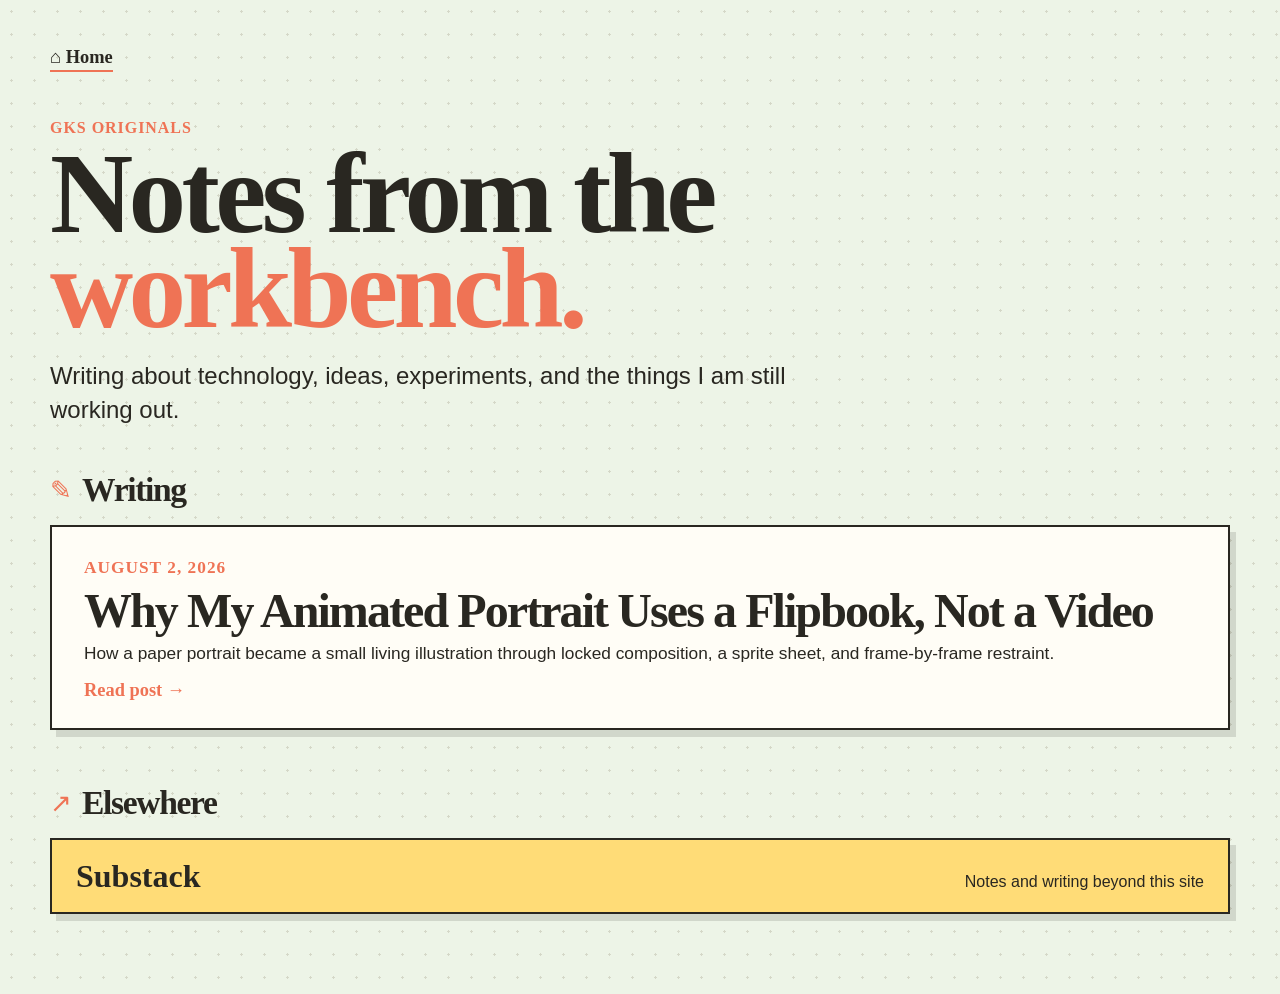
<file: blogs/index.html>
<!doctype html>
<html lang="en">
<head>
  <meta charset="utf-8">
  <meta name="viewport" content="width=device-width, initial-scale=1">
  <meta name="description" content="Writing by Gopi on technology, learning, and original experiments.">
  <title>Blogs — GKS Originals</title>
  <link rel="stylesheet" href="blog.css">
</head>
<body>
  <main class="page">
    <a class="back" href="../">⌂ Home</a>
    <header class="masthead">
      <p class="kicker">GKS Originals</p>
      <h1>Notes from the<br><span>workbench.</span></h1>
      <p>Writing about technology, ideas, experiments, and the things I am still working out.</p>
    </header>

    <section class="writing" aria-labelledby="writing-heading">
      <div class="section-label"><span>✎</span><h2 id="writing-heading">Writing</h2></div>
      <div id="post-list" class="post-list" aria-live="polite"></div>
    </section>

    <section class="elsewhere" aria-labelledby="elsewhere-heading">
      <div class="section-label"><span>↗</span><h2 id="elsewhere-heading">Elsewhere</h2></div>
      <a class="elsewhere-link" href="https://substack.com/@gksoriginals" target="_blank" rel="noreferrer">
        <span>Substack</span>
        <small>Notes and writing beyond this site</small>
      </a>
    </section>
  </main>

  <script>
    const list = document.querySelector('#post-list');

    function escapeHtml(value) {
      const element = document.createElement('span');
      element.textContent = value;
      return element.innerHTML;
    }

    function renderList(posts) {
      if (!posts.length) {
        list.innerHTML = '<p class="empty-note">The first note is being made right now.</p>';
        return;
      }
      list.innerHTML = posts.map((post) => `
        <a class="post-card" href="post.html?slug=${encodeURIComponent(post.slug)}">
          <p class="post-date">${escapeHtml(post.date)}</p>
          <h3>${escapeHtml(post.title)}</h3>
          <p>${escapeHtml(post.description)}</p>
          <span class="read-more">Read post →</span>
        </a>
      `).join('');
    }

    async function start() {
      try {
        const response = await fetch('posts.json', { cache: 'no-store' });
        if (!response.ok) throw new Error('The writing list could not be loaded.');
        const posts = await response.json();
        renderList(posts);
      } catch (error) {
        list.innerHTML = `<p class="empty-note">${escapeHtml(error.message)}</p>`;
      }
    }

    start();
  </script>
</body>
</html>
</file>
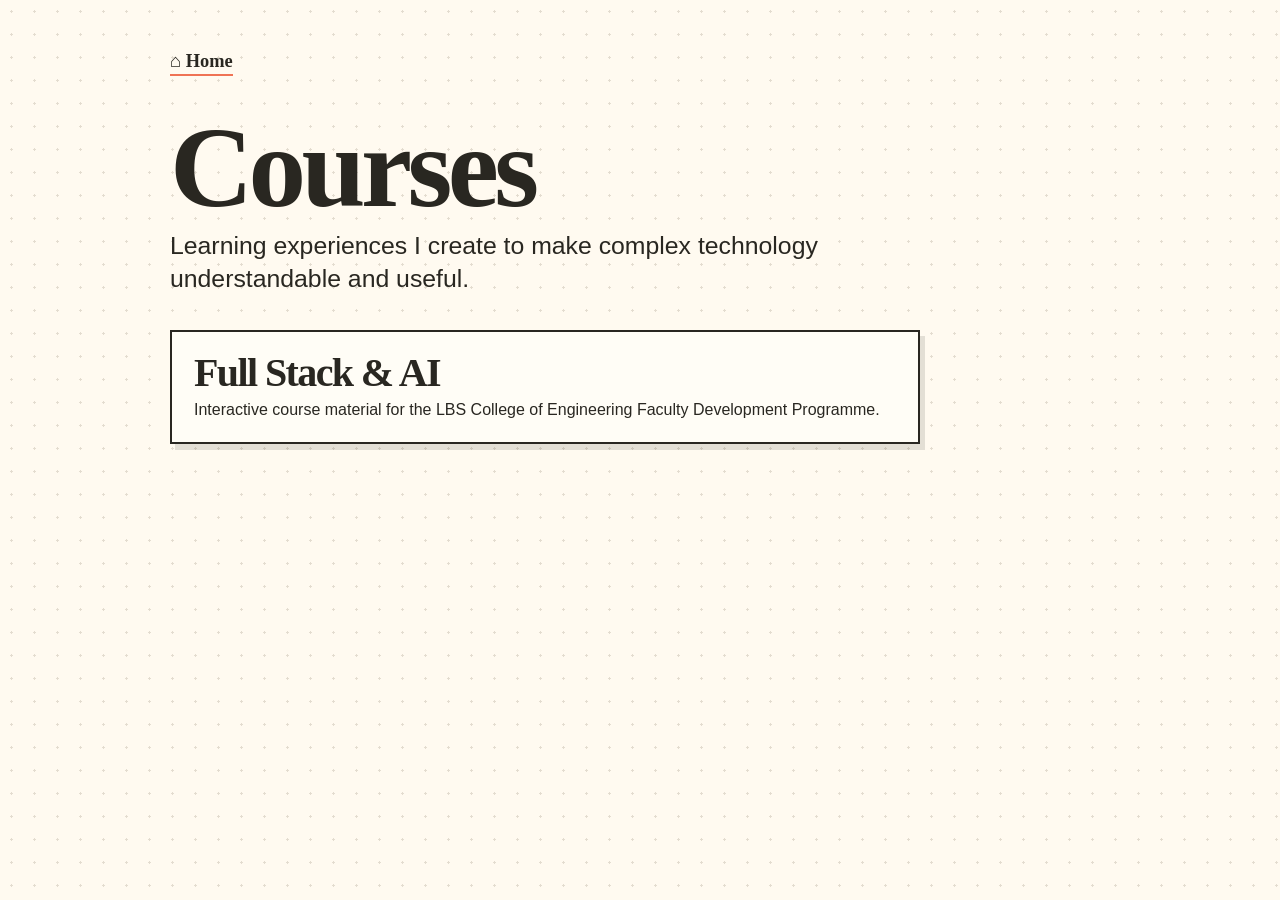
<file: courses/index.html>
<!doctype html><html lang="en"><head><meta charset="utf-8"><meta name="viewport" content="width=device-width,initial-scale=1"><meta name="description" content="Courses by Gopi."><title>Courses — GKS Originals</title><link rel="stylesheet" href="../section.css"></head><body><main class="page"><a class="back" href="../">⌂ Home</a><h1>Courses</h1><p class="intro">Learning experiences I create to make complex technology understandable and useful.</p><section class="list" aria-label="Courses"><a class="item" href="https://gksoriginals.github.io/lbs-full-stack-ai/"><h2>Full Stack &amp; AI</h2><p>Interactive course material for the LBS College of Engineering Faculty Development Programme.</p></a></section></main></body></html>
</file>
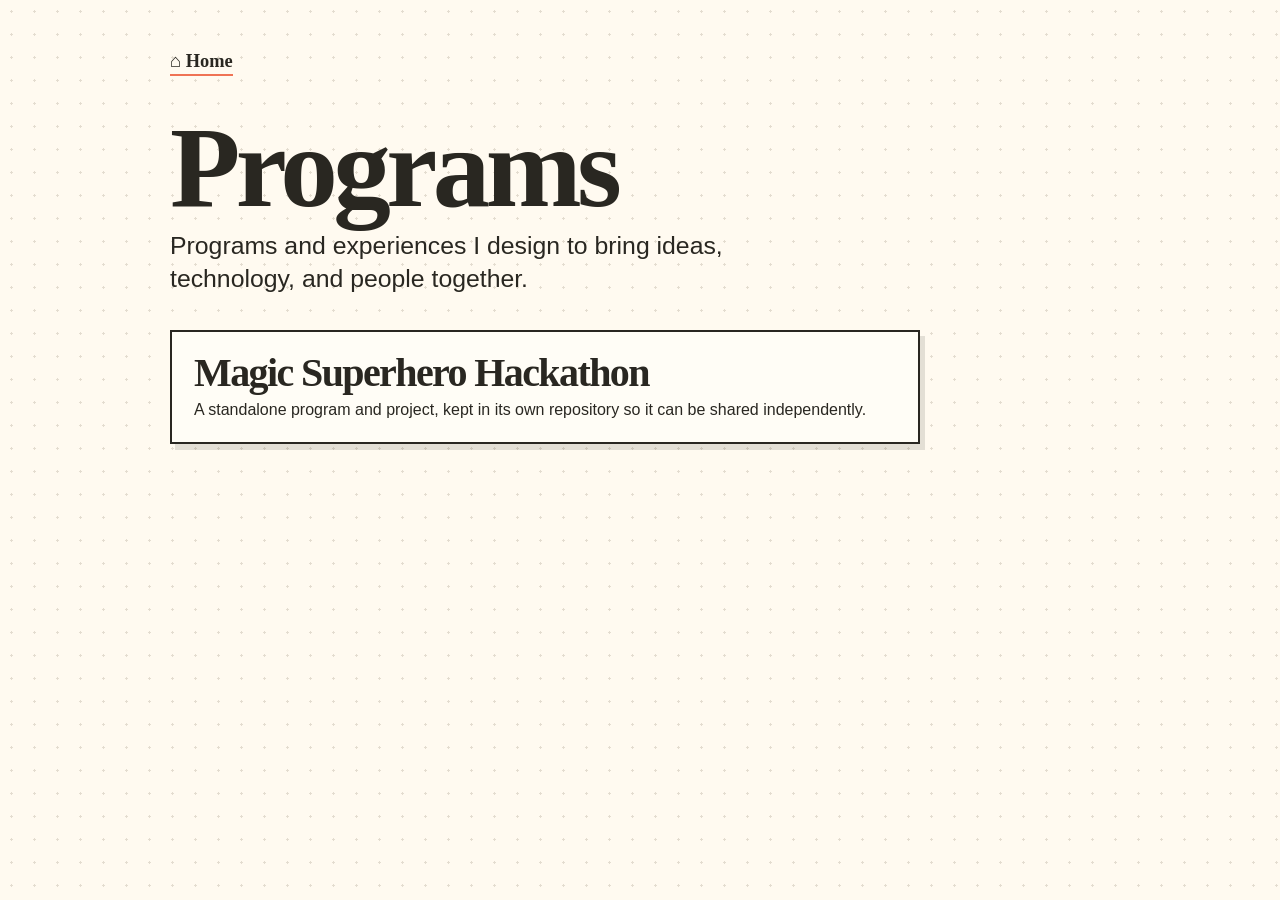
<file: programs/index.html>
<!doctype html><html lang="en"><head><meta charset="utf-8"><meta name="viewport" content="width=device-width,initial-scale=1"><meta name="description" content="Programs designed by Gopi."><title>Programs — GKS Originals</title><link rel="stylesheet" href="../section.css"></head><body><main class="page"><a class="back" href="../">⌂ Home</a><h1>Programs</h1><p class="intro">Programs and experiences I design to bring ideas, technology, and people together.</p><section class="list" aria-label="Programs"><a class="item" href="https://gksoriginals.github.io/magic-superhero-hackathon/"><h2>Magic Superhero Hackathon</h2><p>A standalone program and project, kept in its own repository so it can be shared independently.</p></a></section></main></body></html>
</file>
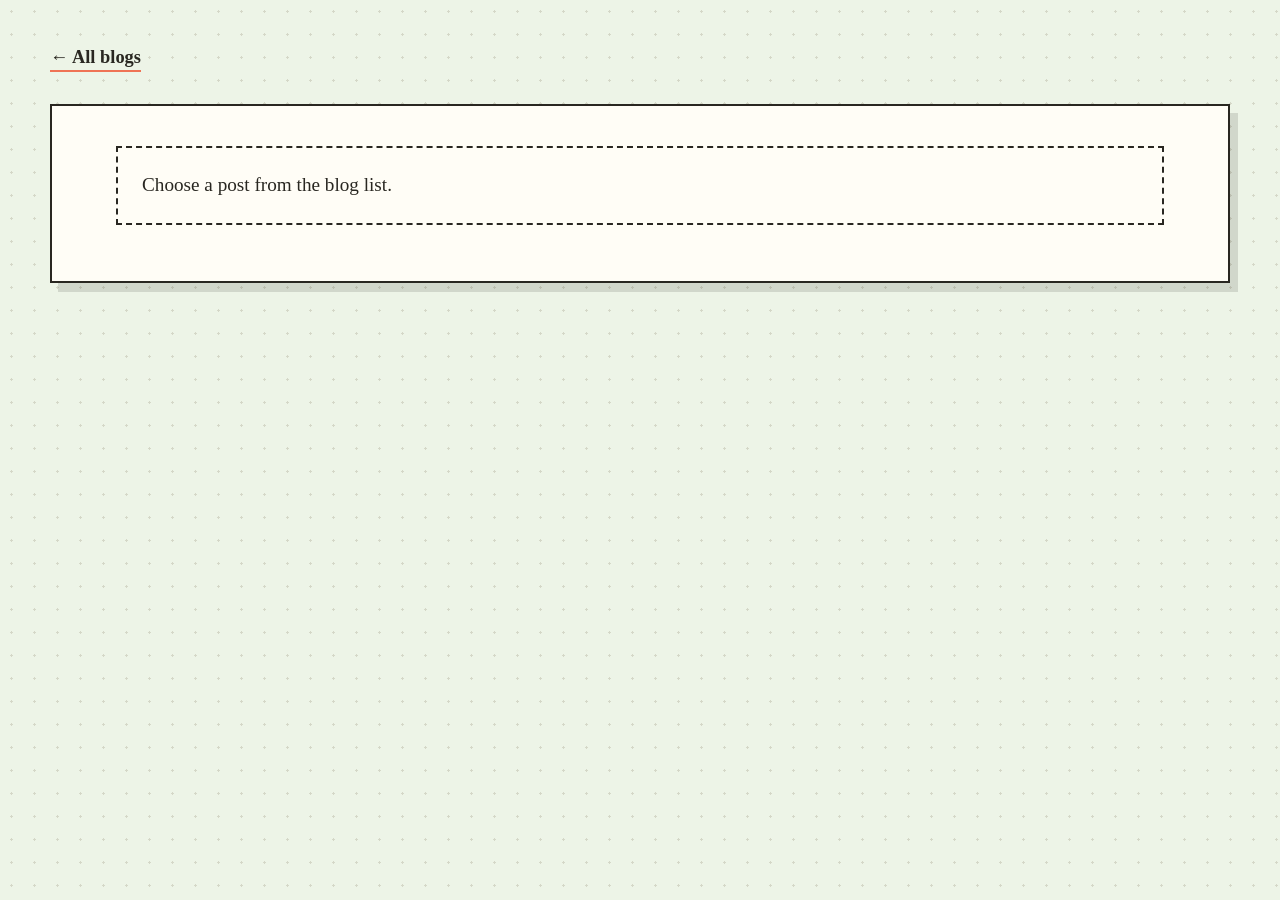
<file: blogs/post.html>
<!doctype html>
<html lang="en">
<head>
  <meta charset="utf-8">
  <meta name="viewport" content="width=device-width, initial-scale=1">
  <meta name="description" content="Writing by Gopi on technology, learning, and original experiments.">
  <title>Blog — GKS Originals</title>
  <link rel="stylesheet" href="blog.css">
</head>
<body>
  <main class="page post-page">
    <a class="back" href="./">← All blogs</a>
    <article id="article" class="article" aria-live="polite"></article>
  </main>

  <script src="../assets/vendor/marked.umd.js"></script>
  <script src="../assets/vendor/mermaid.min.js"></script>
  <script>
    const article = document.querySelector('#article');
    const slug = new URLSearchParams(window.location.search).get('slug');

    function escapeHtml(value) {
      const element = document.createElement('span');
      element.textContent = value;
      return element.innerHTML;
    }

    async function renderMermaid() {
      const diagrams = [...article.querySelectorAll('pre > code.language-mermaid')];
      if (!diagrams.length) return;
      diagrams.forEach((code) => {
        const diagram = document.createElement('div');
        diagram.className = 'mermaid';
        diagram.textContent = code.textContent;
        code.parentElement.replaceWith(diagram);
      });
      mermaid.initialize({
        startOnLoad: false,
        theme: 'base',
        themeVariables: {
          primaryColor: '#ffdc77', primaryTextColor: '#292721', primaryBorderColor: '#292721',
          lineColor: '#292721', secondaryColor: '#c8ece2', tertiaryColor: '#e4d8f7',
          fontFamily: 'Avenir Next, Avenir, sans-serif'
        }
      });
      await mermaid.run({ nodes: article.querySelectorAll('.mermaid') });
    }

    async function start() {
      try {
        if (!slug) throw new Error('Choose a post from the blog list.');
        const catalogResponse = await fetch('posts.json', { cache: 'no-store' });
        if (!catalogResponse.ok) throw new Error('The blog list could not be loaded.');
        const posts = await catalogResponse.json();
        const post = posts.find((item) => item.slug === slug);
        if (!post) throw new Error('That post could not be found.');

        const markdownResponse = await fetch(`posts/${encodeURIComponent(post.slug)}.md`, { cache: 'no-store' });
        if (!markdownResponse.ok) throw new Error('That post could not be loaded.');
        const markdown = await markdownResponse.text();
        document.title = `${post.title} — GKS Originals`;
        article.innerHTML = `
          <p class="post-date">${escapeHtml(post.date)}</p>
          <h1>${escapeHtml(post.title)}</h1>
          <p class="article-description">${escapeHtml(post.description)}</p>
          <div class="article-body">${marked.parse(markdown, { gfm: true })}</div>
        `;
        await renderMermaid();
      } catch (error) {
        article.innerHTML = `<p class="empty-note">${escapeHtml(error.message)}</p>`;
      }
    }

    start();
  </script>
</body>
</html>
</file>
<file: blogs/blog.css>
:root { --ink:#292721; --paper:#edf4e7; --coral:#ef7355; --sun:#ffdc77; --mint:#c8ece2; --lilac:#e4d8f7; --panel:#fffdf6; }
* { box-sizing:border-box; }
html { scroll-behavior:smooth; }
body { min-height:100vh; margin:0; color:var(--ink); background-color:var(--paper); background-image:radial-gradient(rgba(92,74,46,.17) 1.1px,transparent 1.1px); background-size:23px 23px; font-family:"Avenir Next",Avenir,sans-serif; }
.page { width:min(1180px,calc(100% - 48px)); margin:auto; padding:48px 0 80px; }
.back,.article-back { display:inline-flex; align-items:center; color:var(--ink); font:700 1.15rem/1 "Bradley Hand","Comic Sans MS",cursive; text-decoration:none; border-bottom:2px solid var(--coral); padding-bottom:4px; }
.masthead { margin:48px 0 44px; max-width:900px; }
.kicker,.post-date { margin:0 0 10px; color:var(--coral); font:700 1rem/1 "Bradley Hand","Comic Sans MS",cursive; letter-spacing:.06em; text-transform:uppercase; }
h1,h2,h3 { font-family:"Bradley Hand","Comic Sans MS",cursive; letter-spacing:-.04em; }
h1 { margin:0; font-size:clamp(4rem,9vw,7.2rem); line-height:.82; }
h1 span { color:var(--coral); }
.masthead > p:last-child { max-width:760px; margin:24px 0 0; font-size:clamp(1.15rem,2vw,1.5rem); line-height:1.4; }
.section-label { display:flex; align-items:center; gap:10px; margin-bottom:16px; }
.section-label span { font-size:1.6rem; color:var(--coral); }
.section-label h2 { margin:0; font-size:2.1rem; }
.post-list { display:grid; gap:16px; }
.post-card { display:block; padding:28px 32px; color:var(--ink); text-decoration:none; border:2.5px solid var(--ink); background:var(--panel); box-shadow:6px 7px 0 rgba(41,39,33,.14); }
.post-card:nth-child(3n+2) { background:var(--mint); }.post-card:nth-child(3n) { background:var(--lilac); }
.post-card h3 { margin:0 0 8px; font-size:clamp(2rem,4vw,3rem); line-height:.95; }.post-card p { max-width:100%; margin:0; font-size:1.08rem; line-height:1.45; }.post-card .post-date { margin-bottom:8px; }.read-more { display:inline-block; margin-top:15px; font:700 1.15rem/1 "Bradley Hand","Comic Sans MS",cursive; color:var(--coral); }
.post-card:hover .read-more { text-decoration:underline; }.post-card:focus-visible,.back:focus-visible,.article-back:focus-visible { outline:3px solid var(--coral); outline-offset:5px; }
.empty-note { padding:24px; margin:0; border:2.5px dashed var(--ink); background:var(--panel); font:1.2rem/1.4 "Bradley Hand","Comic Sans MS",cursive; }
.elsewhere { margin-top:54px; }.elsewhere-link { display:flex; align-items:baseline; justify-content:space-between; gap:18px; padding:20px 24px; border:2.5px solid var(--ink); background:var(--sun); color:var(--ink); text-decoration:none; box-shadow:6px 7px 0 rgba(41,39,33,.14); }.elsewhere-link span { font:700 2rem/1 "Bradley Hand","Comic Sans MS",cursive; }.elsewhere-link small { font-size:1rem; text-align:right; }.elsewhere-link:hover span { text-decoration:underline; }
.article { width:100%; max-width:100%; margin:42px 0 0; padding:40px clamp(24px,5vw,64px) 56px; border:2.5px solid var(--ink); background:var(--panel); box-shadow:8px 9px 0 rgba(41,39,33,.14); }.post-page .article { margin-top:32px; }
.article .post-date { margin:0 0 14px; }.article > h1 { margin:0; font-size:clamp(3rem,7vw,5.5rem); line-height:.87; }.article-description { max-width:100%; margin:23px 0 34px; font-size:1.3rem; line-height:1.4; }
.article-body { font-size:1.12rem; line-height:1.65; max-width:100%; }.article-body h1,.article-body h2,.article-body h3 { margin:1.6em 0 .5em; line-height:1; }.article-body h1 { font-size:3rem; }.article-body h2 { font-size:2.5rem; }.article-body h3 { font-size:1.9rem; }.article-body p,.article-body ul,.article-body ol { margin:0 0 1.1em; }.article-body li + li { margin-top:.35em; }.article-body a { color:inherit; text-decoration-color:var(--coral); text-decoration-thickness:2px; }.article-body img { display:block; max-width:100%; height:auto; margin:1.8em auto; border:2px solid var(--ink); }.article-body blockquote { margin:1.5em 0; padding:14px 20px; border-left:6px solid var(--coral); background:var(--sun); font:1.35rem/1.4 "Bradley Hand","Comic Sans MS",cursive; }.article-body pre { overflow:auto; padding:18px; border:2px solid var(--ink); background:#292721; color:#fffdf6; }.article-body code { font-family:ui-monospace,SFMono-Regular,Menlo,monospace; font-size:.87em; }.article-body :not(pre) > code { padding:2px 5px; background:var(--mint); }.mermaid { overflow:auto; margin:1.8em 0; padding:18px; border:2px solid var(--ink); background:#fffdf6; text-align:center; }
@media (max-width:600px) { .page { width:min(100% - 32px,1180px); padding-top:34px; }.masthead { margin:42px 0 38px; }.elsewhere-link { align-items:flex-start; flex-direction:column; gap:8px; }.elsewhere-link small { text-align:left; }.article { margin-top:54px; padding:28px 20px 36px; }.post-page .article { margin-top:32px; }.article-body { font-size:1.04rem; } }
</file>
<file: section.css>
:root{--ink:#292721;--paper:#fffaf0;--coral:#ef7355;--sun:#ffdc77;--mint:#c8ece2;--lilac:#e4d8f7}*{box-sizing:border-box}body{min-height:100vh;margin:0;color:var(--ink);background-color:var(--paper);background-image:radial-gradient(rgba(92,74,46,.17) 1.1px,transparent 1.1px);background-size:23px 23px;font-family:"Avenir Next",Avenir,sans-serif}.page{width:min(940px,calc(100% - 48px));margin:auto;padding:52px 0 72px}.back{display:inline-flex;align-items:center;gap:8px;color:var(--ink);font:700 1.15rem/1 "Bradley Hand","Comic Sans MS",cursive;text-decoration:none;border-bottom:2px solid var(--coral);padding-bottom:4px}h1,h2{font-family:"Bradley Hand","Comic Sans MS",cursive;letter-spacing:-.04em}h1{margin:44px 0 14px;font-size:clamp(4rem,9vw,7.2rem);line-height:.82}.intro{max-width:650px;margin:0 0 34px;font-size:clamp(1.18rem,2.1vw,1.55rem);line-height:1.35}.list{display:grid;gap:16px;max-width:750px}.item{display:block;padding:21px 22px;border:2.5px solid var(--ink);background:#fffdf6;box-shadow:5px 6px 0 rgba(41,39,33,.13);color:var(--ink);text-decoration:none}.item:nth-child(2n){background:var(--mint)}.item:nth-child(3n){background:var(--lilac)}.item h2{margin:0 0 6px;font-size:clamp(1.8rem,4vw,2.5rem);line-height:1}.item p{margin:0;line-height:1.4}.item:focus-visible,.back:focus-visible{outline:3px solid var(--coral);outline-offset:4px}@media(max-width:600px){.page{width:min(100% - 34px,940px);padding-top:34px}h1{margin-top:36px}}
</file>
